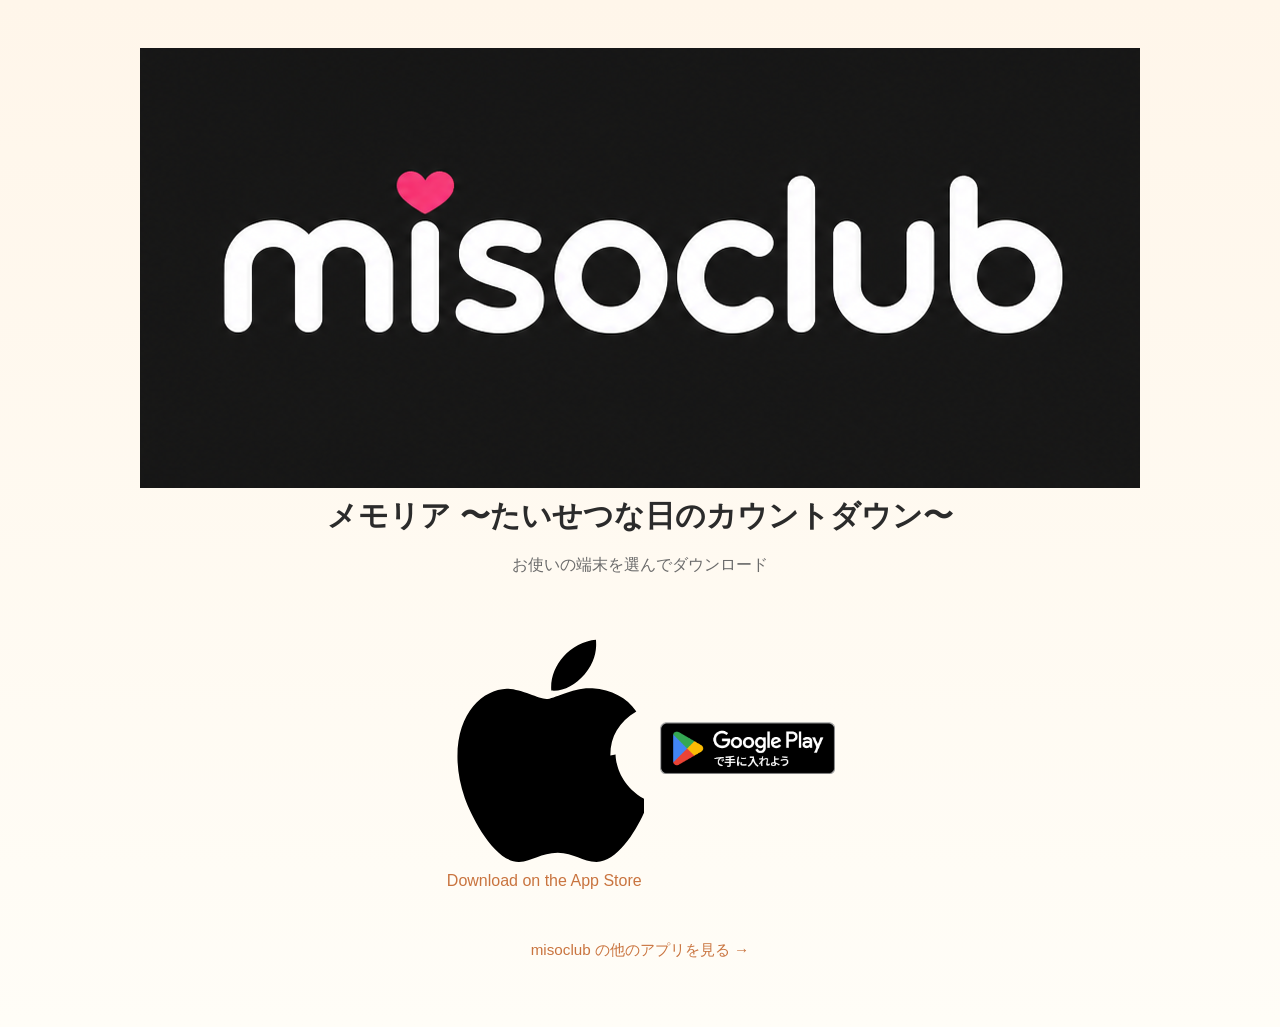
<file: dl/memoria.html>
<!DOCTYPE html>
<html lang="ja">
  <head>
    <meta charset="UTF-8" />
    <meta name="viewport" content="width=device-width, initial-scale=1.0, viewport-fit=cover" />
    <title>メモリア をダウンロード | misoclub</title>
    <meta
      name="description"
      content="メモリア 〜たいせつな日のカウントダウン〜 を App Store / Google Play からダウンロードできます。"
    />
    <link rel="stylesheet" href="../css/style.css" />
  </head>
  <body>
    <!--
      アプリのシェア機能などから飛ばすダウンロード専用ページ。
      iOS / Android を選んでダウンロードしてもらう。
      misoclub の他アプリ一覧へのリンク以外は置かない。
      ↓ ストアの URL を実際のものに差し替えてください（href="#" の箇所）。
    -->
    <main class="dl-page">
      <img src="../assets/logo.png" alt="misoclub" class="dl-logo" />

      <h1>メモリア 〜たいせつな日のカウントダウン〜</h1>
      <p class="dl-desc">お使いの端末を選んでダウンロード</p>

      <div class="store-badges">
        <!-- iOS / App Store -->
        <a href="#" class="appstore-badge" aria-label="App Store でダウンロード">
          <svg viewBox="0 0 384 512" xmlns="http://www.w3.org/2000/svg" aria-hidden="true">
            <path
              d="M318.7 268.7c-.2-36.7 16.4-64.4 50-84.8-18.8-26.9-47.2-41.7-84.7-44.6-35.5-2.8-74.3 20.7-88.5 20.7-15 0-49.4-19.7-76.4-19.7C73.6 141.9 24 184.5 24 271.3c0 25.6 4.7 52.1 14.1 79.4 12.5 35.9 57.7 124.6 104.9 123.2 24.7-.6 42.1-17.6 74.3-17.6 31.2 0 47.4 17.6 74.7 17.6 47.6-.7 88.5-81.1 100.4-117.1-63.9-30.1-63.7-88.2-63.7-90.1zm-49.9-156c25.1-29.8 22.8-56.9 22.1-66.7-22.2 1.3-47.9 15.1-62.5 32-16.1 18.2-25.6 40.7-23.6 65.7 23.9 1.9 45.7-10.4 64-31z"
            />
          </svg>
          <span>
            <span class="l1">Download on the</span>
            <span class="l2">App Store</span>
          </span>
        </a>

        <!-- Android / Google Play -->
        <a href="#" class="google-play" aria-label="Google Play で手に入れよう">
          <img src="../assets/google-play-badge.png" alt="Google Play で手に入れよう" />
        </a>
      </div>

      <p class="dl-others">
        <a href="../apps.html">misoclub の他のアプリを見る →</a>
      </p>
    </main>
  </body>
</html>
</file>
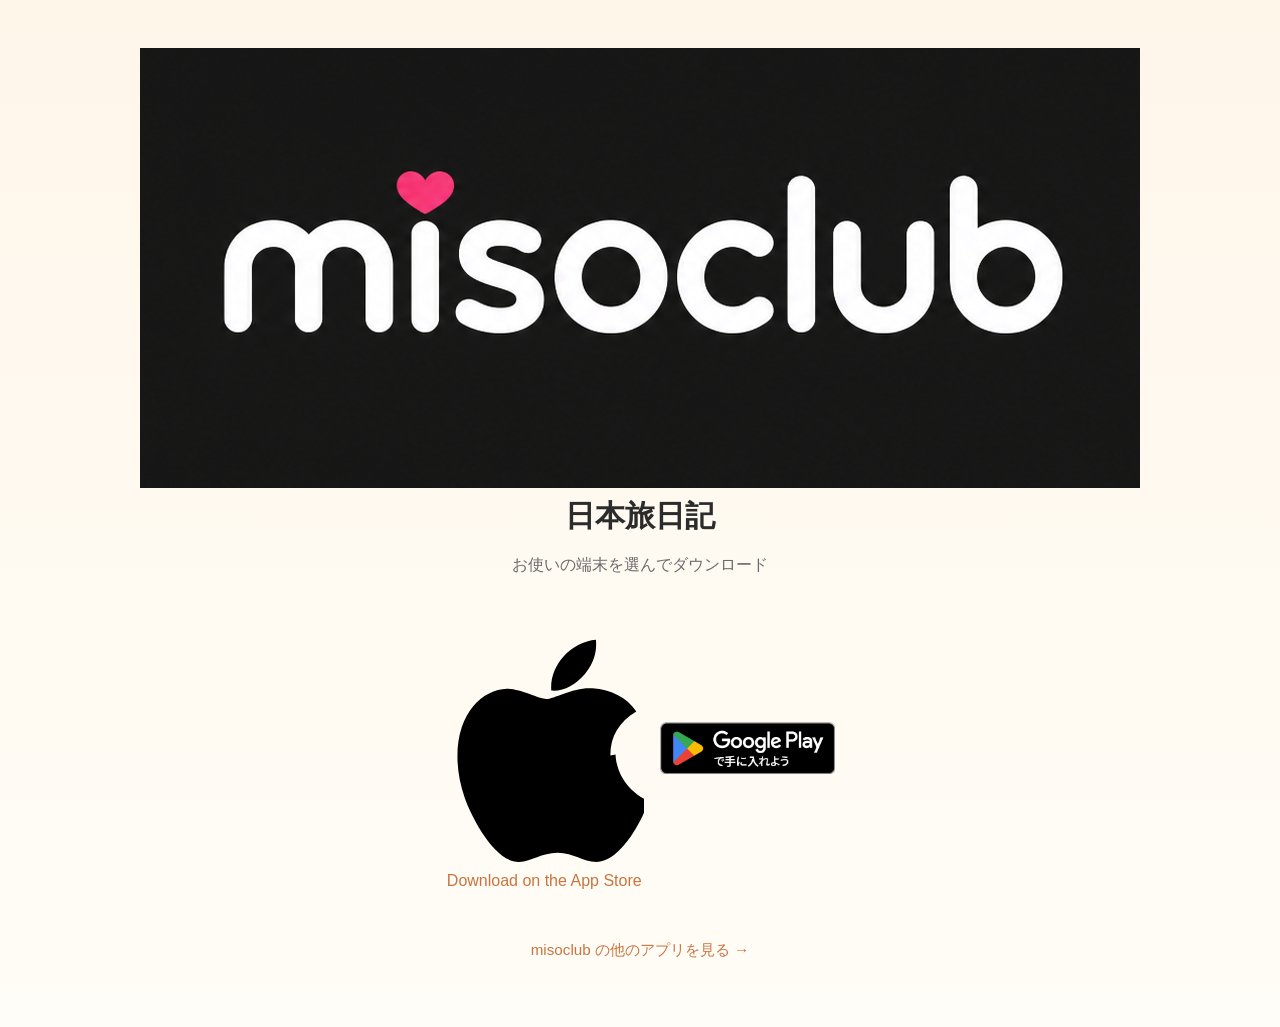
<file: dl/nihon-tabinikki.html>
<!DOCTYPE html>
<html lang="ja">
  <head>
    <meta charset="UTF-8" />
    <meta name="viewport" content="width=device-width, initial-scale=1.0, viewport-fit=cover" />
    <title>日本旅日記 をダウンロード | misoclub</title>
    <meta
      name="description"
      content="日本旅日記 を App Store / Google Play からダウンロードできます。"
    />
    <link rel="stylesheet" href="../css/style.css" />
  </head>
  <body>
    <!--
      アプリのシェア機能などから飛ばすダウンロード専用ページ。
      iOS / Android を選んでダウンロードしてもらう。
      misoclub の他アプリ一覧へのリンク以外は置かない。
      ↓ ストアの URL を実際のものに差し替えてください（href="#" の箇所）。
    -->
    <main class="dl-page">
      <img src="../assets/logo.png" alt="misoclub" class="dl-logo" />

      <h1>日本旅日記</h1>
      <p class="dl-desc">お使いの端末を選んでダウンロード</p>

      <div class="store-badges">
        <!-- iOS / App Store -->
        <a href="#" class="appstore-badge" aria-label="App Store でダウンロード">
          <svg viewBox="0 0 384 512" xmlns="http://www.w3.org/2000/svg" aria-hidden="true">
            <path
              d="M318.7 268.7c-.2-36.7 16.4-64.4 50-84.8-18.8-26.9-47.2-41.7-84.7-44.6-35.5-2.8-74.3 20.7-88.5 20.7-15 0-49.4-19.7-76.4-19.7C73.6 141.9 24 184.5 24 271.3c0 25.6 4.7 52.1 14.1 79.4 12.5 35.9 57.7 124.6 104.9 123.2 24.7-.6 42.1-17.6 74.3-17.6 31.2 0 47.4 17.6 74.7 17.6 47.6-.7 88.5-81.1 100.4-117.1-63.9-30.1-63.7-88.2-63.7-90.1zm-49.9-156c25.1-29.8 22.8-56.9 22.1-66.7-22.2 1.3-47.9 15.1-62.5 32-16.1 18.2-25.6 40.7-23.6 65.7 23.9 1.9 45.7-10.4 64-31z"
            />
          </svg>
          <span>
            <span class="l1">Download on the</span>
            <span class="l2">App Store</span>
          </span>
        </a>

        <!-- Android / Google Play -->
        <a href="#" class="google-play" aria-label="Google Play で手に入れよう">
          <img src="../assets/google-play-badge.png" alt="Google Play で手に入れよう" />
        </a>
      </div>

      <p class="dl-others">
        <a href="../apps.html">misoclub の他のアプリを見る →</a>
      </p>
    </main>
  </body>
</html>
</file>
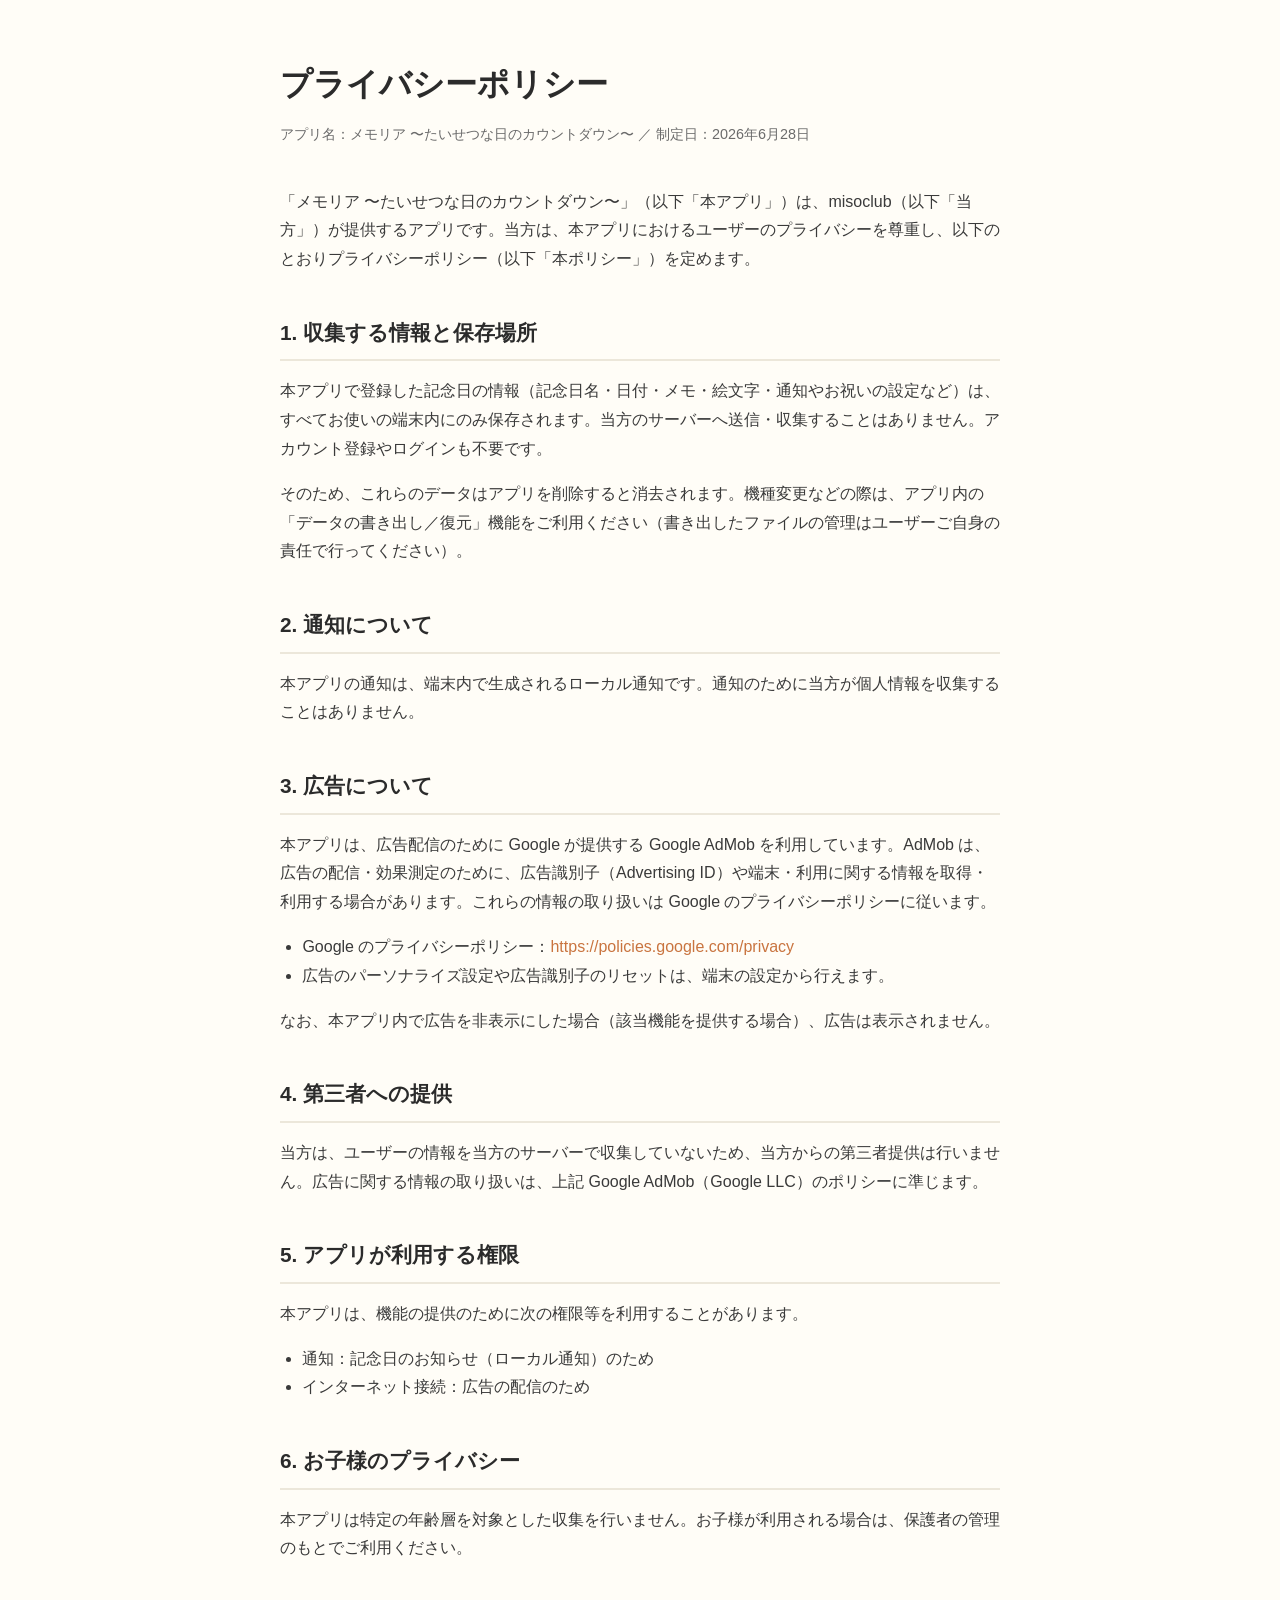
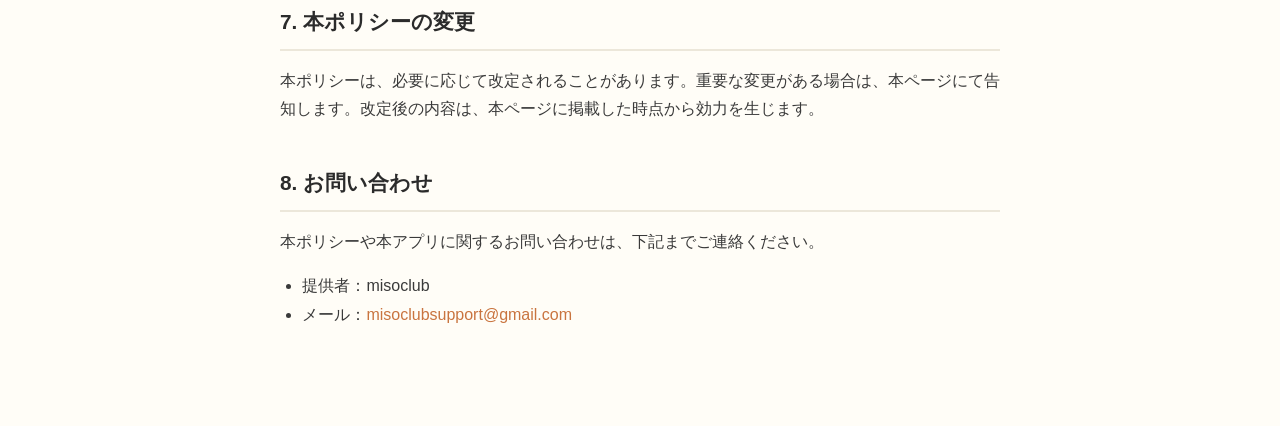
<file: privacy/memoria.html>
<!DOCTYPE html>
<html lang="ja">
  <head>
    <meta charset="UTF-8" />
    <meta name="viewport" content="width=device-width, initial-scale=1.0, viewport-fit=cover" />
    <title>プライバシーポリシー | メモリア | misoclub</title>
    <meta name="robots" content="noindex" />
    <link rel="stylesheet" href="../css/style.css" />
  </head>
  <body>
    <main class="page">
      <h1>プライバシーポリシー</h1>
      <p class="updated">
        アプリ名：メモリア 〜たいせつな日のカウントダウン〜 ／ 制定日：2026年6月28日
      </p>

      <p>
        「メモリア 〜たいせつな日のカウントダウン〜」（以下「本アプリ」）は、misoclub（以下「当方」）が提供するアプリです。当方は、本アプリにおけるユーザーのプライバシーを尊重し、以下のとおりプライバシーポリシー（以下「本ポリシー」）を定めます。
      </p>

      <h2>1. 収集する情報と保存場所</h2>
      <p>
        本アプリで登録した記念日の情報（記念日名・日付・メモ・絵文字・通知やお祝いの設定など）は、すべてお使いの端末内にのみ保存されます。当方のサーバーへ送信・収集することはありません。アカウント登録やログインも不要です。
      </p>
      <p>
        そのため、これらのデータはアプリを削除すると消去されます。機種変更などの際は、アプリ内の「データの書き出し／復元」機能をご利用ください（書き出したファイルの管理はユーザーご自身の責任で行ってください）。
      </p>

      <h2>2. 通知について</h2>
      <p>
        本アプリの通知は、端末内で生成されるローカル通知です。通知のために当方が個人情報を収集することはありません。
      </p>

      <h2>3. 広告について</h2>
      <p>
        本アプリは、広告配信のために Google が提供する Google AdMob を利用しています。AdMob は、広告の配信・効果測定のために、広告識別子（Advertising ID）や端末・利用に関する情報を取得・利用する場合があります。これらの情報の取り扱いは Google のプライバシーポリシーに従います。
      </p>
      <ul>
        <li>
          Google のプライバシーポリシー：<a
            href="https://policies.google.com/privacy"
            target="_blank"
            rel="noopener"
            >https://policies.google.com/privacy</a
          >
        </li>
        <li>
          広告のパーソナライズ設定や広告識別子のリセットは、端末の設定から行えます。
        </li>
      </ul>
      <p>
        なお、本アプリ内で広告を非表示にした場合（該当機能を提供する場合）、広告は表示されません。
      </p>

      <h2>4. 第三者への提供</h2>
      <p>
        当方は、ユーザーの情報を当方のサーバーで収集していないため、当方からの第三者提供は行いません。広告に関する情報の取り扱いは、上記 Google AdMob（Google LLC）のポリシーに準じます。
      </p>

      <h2>5. アプリが利用する権限</h2>
      <p>本アプリは、機能の提供のために次の権限等を利用することがあります。</p>
      <ul>
        <li>通知：記念日のお知らせ（ローカル通知）のため</li>
        <li>インターネット接続：広告の配信のため</li>
      </ul>

      <h2>6. お子様のプライバシー</h2>
      <p>
        本アプリは特定の年齢層を対象とした収集を行いません。お子様が利用される場合は、保護者の管理のもとでご利用ください。
      </p>

      <h2>7. 本ポリシーの変更</h2>
      <p>
        本ポリシーは、必要に応じて改定されることがあります。重要な変更がある場合は、本ページにて告知します。改定後の内容は、本ページに掲載した時点から効力を生じます。
      </p>

      <h2>8. お問い合わせ</h2>
      <p>本ポリシーや本アプリに関するお問い合わせは、下記までご連絡ください。</p>
      <ul>
        <li>提供者：misoclub</li>
        <li>
          メール：<a href="mailto:misoclubsupport@gmail.com"
            >misoclubsupport@gmail.com</a
          >
        </li>
      </ul>
    </main>
  </body>
</html>
</file>
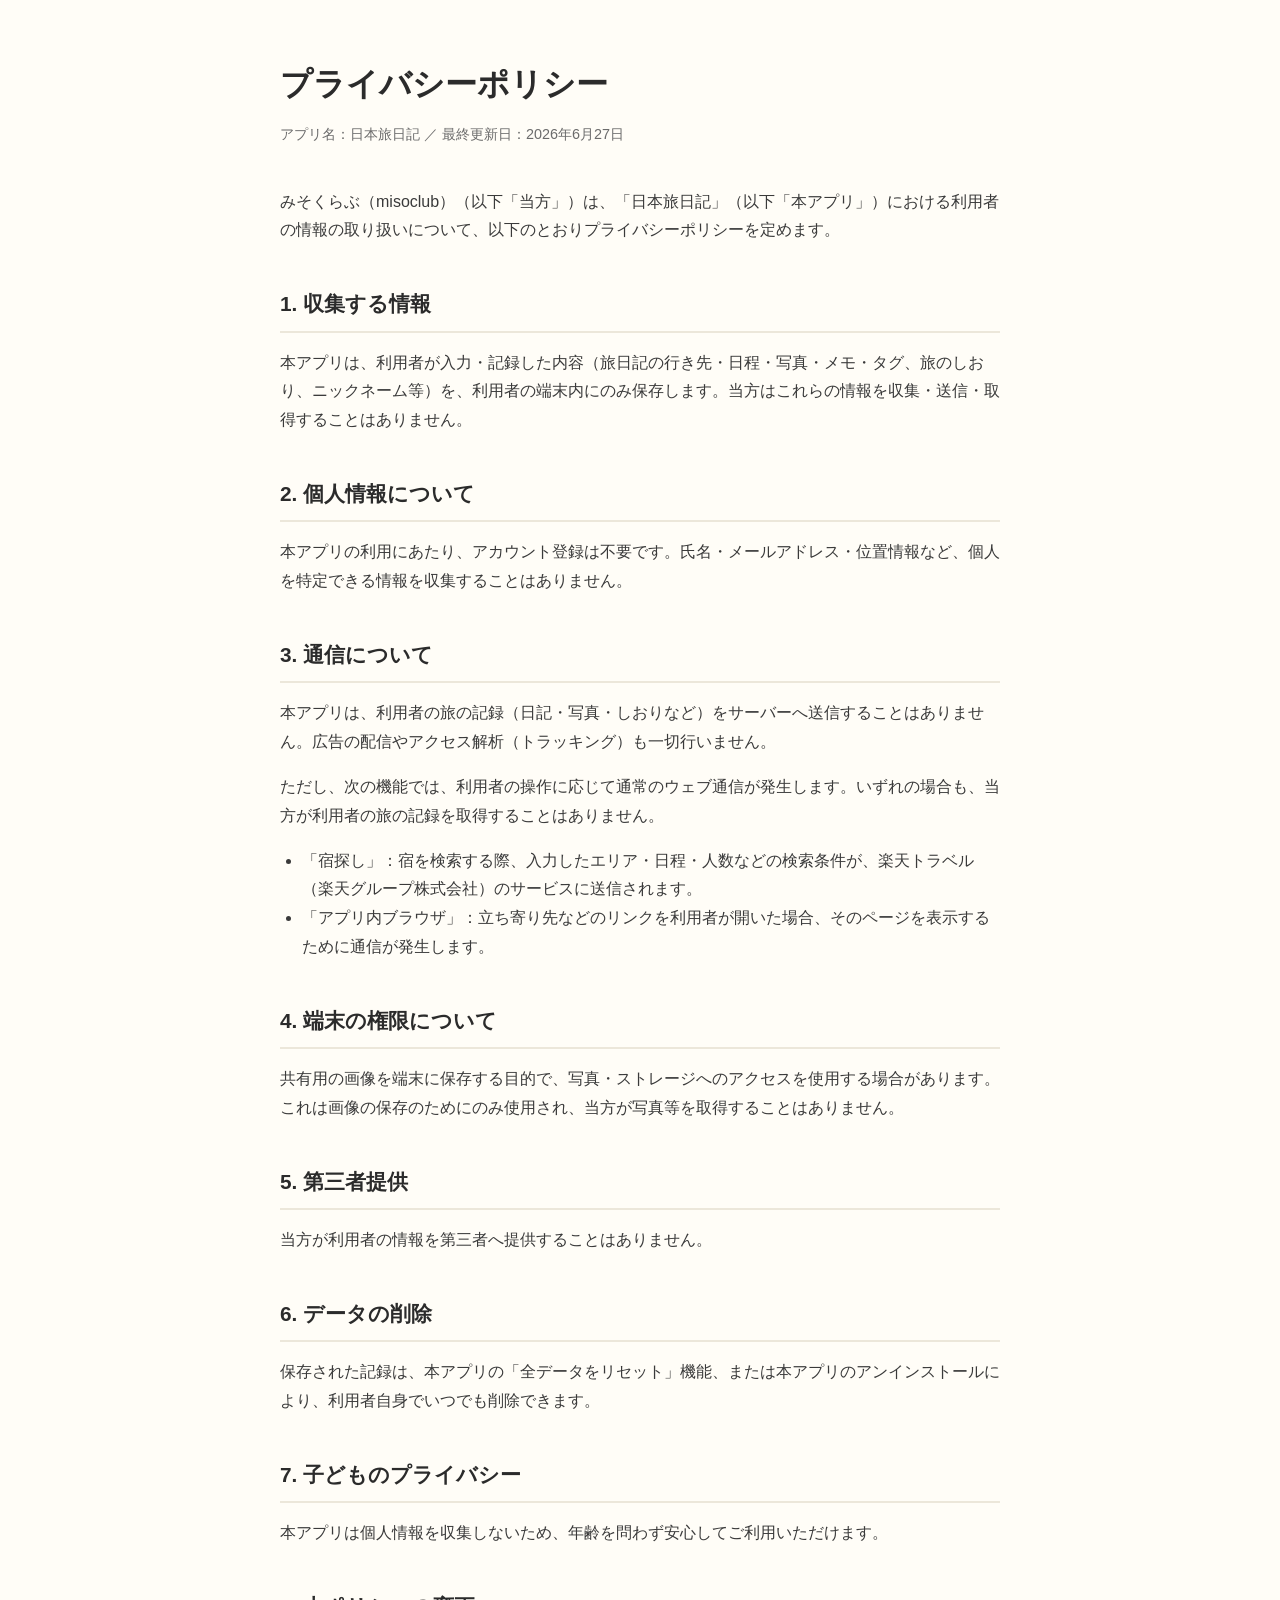
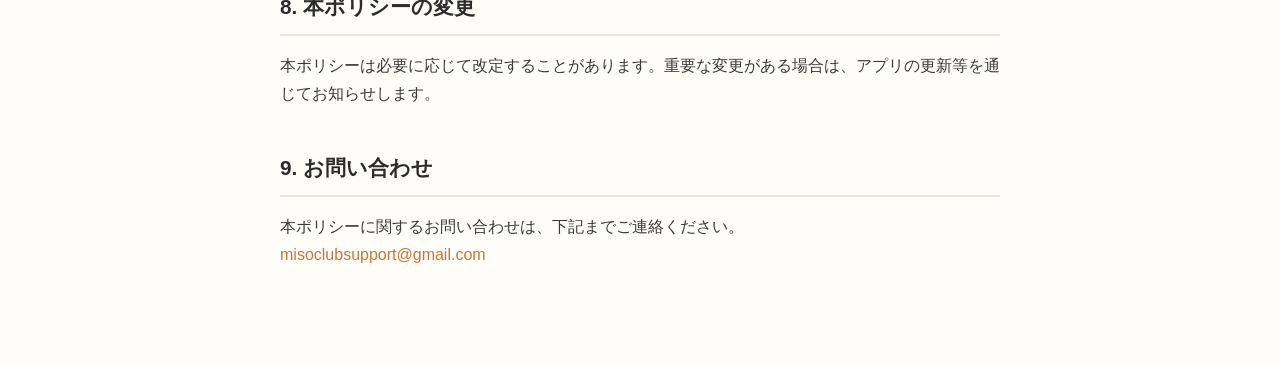
<file: privacy/nihon-tabinikki.html>
<!DOCTYPE html>
<html lang="ja">
  <head>
    <meta charset="UTF-8" />
    <meta name="viewport" content="width=device-width, initial-scale=1.0, viewport-fit=cover" />
    <title>プライバシーポリシー | 日本旅日記 | misoclub</title>
    <meta name="robots" content="noindex" />
    <link rel="stylesheet" href="../css/style.css" />
  </head>
  <body>
    <main class="page">
      <h1>プライバシーポリシー</h1>
      <p class="updated">アプリ名：日本旅日記 ／ 最終更新日：2026年6月27日</p>

      <p>
        みそくらぶ（misoclub）（以下「当方」）は、「日本旅日記」（以下「本アプリ」）における利用者の情報の取り扱いについて、以下のとおりプライバシーポリシーを定めます。
      </p>

      <h2>1. 収集する情報</h2>
      <p>
        本アプリは、利用者が入力・記録した内容（旅日記の行き先・日程・写真・メモ・タグ、旅のしおり、ニックネーム等）を、利用者の端末内にのみ保存します。当方はこれらの情報を収集・送信・取得することはありません。
      </p>

      <h2>2. 個人情報について</h2>
      <p>
        本アプリの利用にあたり、アカウント登録は不要です。氏名・メールアドレス・位置情報など、個人を特定できる情報を収集することはありません。
      </p>

      <h2>3. 通信について</h2>
      <p>
        本アプリは、利用者の旅の記録（日記・写真・しおりなど）をサーバーへ送信することはありません。広告の配信やアクセス解析（トラッキング）も一切行いません。
      </p>
      <p>
        ただし、次の機能では、利用者の操作に応じて通常のウェブ通信が発生します。いずれの場合も、当方が利用者の旅の記録を取得することはありません。
      </p>
      <ul>
        <li>
          「宿探し」：宿を検索する際、入力したエリア・日程・人数などの検索条件が、楽天トラベル（楽天グループ株式会社）のサービスに送信されます。
        </li>
        <li>
          「アプリ内ブラウザ」：立ち寄り先などのリンクを利用者が開いた場合、そのページを表示するために通信が発生します。
        </li>
      </ul>

      <h2>4. 端末の権限について</h2>
      <p>
        共有用の画像を端末に保存する目的で、写真・ストレージへのアクセスを使用する場合があります。これは画像の保存のためにのみ使用され、当方が写真等を取得することはありません。
      </p>

      <h2>5. 第三者提供</h2>
      <p>当方が利用者の情報を第三者へ提供することはありません。</p>

      <h2>6. データの削除</h2>
      <p>
        保存された記録は、本アプリの「全データをリセット」機能、または本アプリのアンインストールにより、利用者自身でいつでも削除できます。
      </p>

      <h2>7. 子どものプライバシー</h2>
      <p>
        本アプリは個人情報を収集しないため、年齢を問わず安心してご利用いただけます。
      </p>

      <h2>8. 本ポリシーの変更</h2>
      <p>
        本ポリシーは必要に応じて改定することがあります。重要な変更がある場合は、アプリの更新等を通じてお知らせします。
      </p>

      <h2>9. お問い合わせ</h2>
      <p>
        本ポリシーに関するお問い合わせは、下記までご連絡ください。<br />
        <a href="mailto:misoclubsupport@gmail.com">misoclubsupport@gmail.com</a>
      </p>
    </main>
  </body>
</html>
</file>
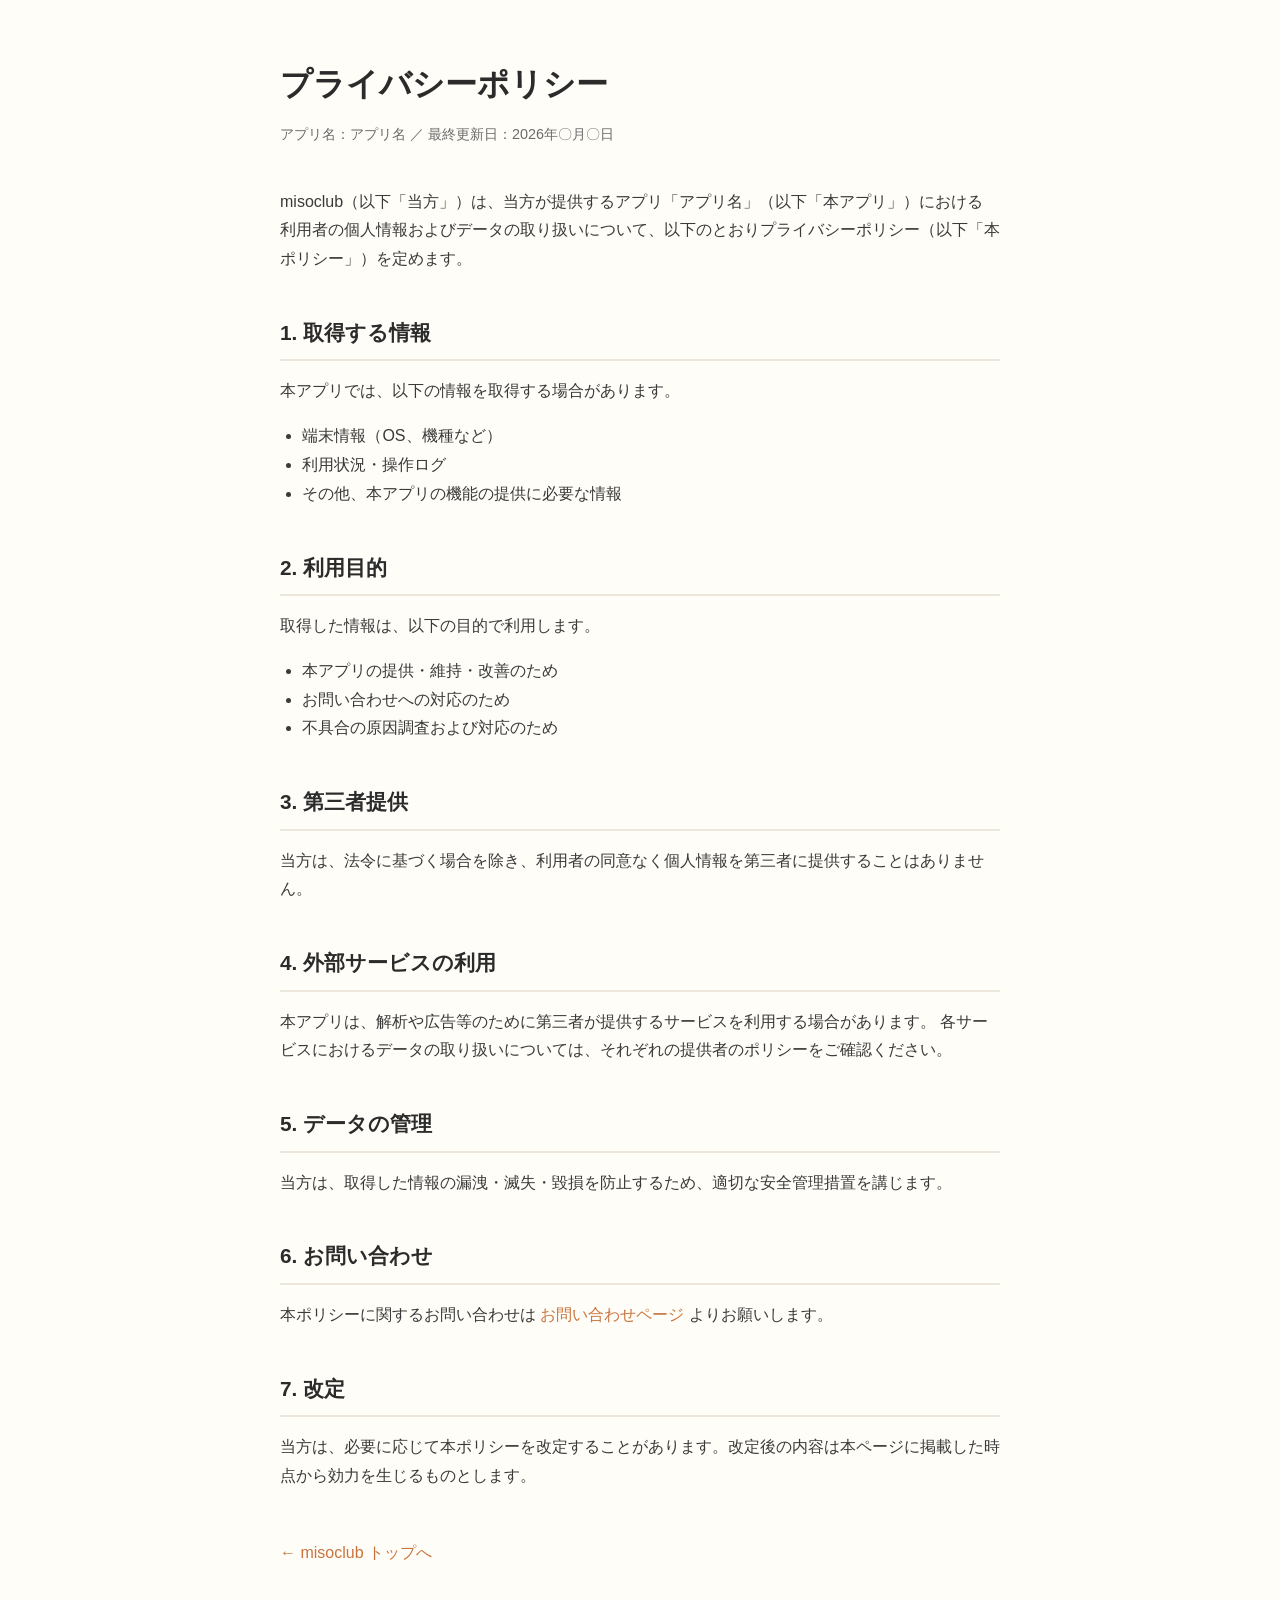
<file: privacy/sample-app.html>
<!DOCTYPE html>
<html lang="ja">
  <head>
    <meta charset="UTF-8" />
    <meta name="viewport" content="width=device-width, initial-scale=1.0, viewport-fit=cover" />
    <title>プライバシーポリシー | アプリ名 | misoclub</title>
    <meta name="robots" content="noindex" />
    <link rel="stylesheet" href="../css/style.css" />
  </head>
  <body>
    <!--
      ===== 各アプリ用プライバシーポリシーのテンプレート =====
      使い方:
        1. このファイルを privacy/<アプリ名>.html という名前で複製
        2. 「アプリ名」「最終更新日」「各項目の内容」を編集
        3. アプリ側からこのページのURLを直接リンク
      ※ ランディングページからのリンクは任意です。
    -->
    <main class="page">
      <h1>プライバシーポリシー</h1>
      <p class="updated">アプリ名：アプリ名 ／ 最終更新日：2026年〇月〇日</p>

      <p>
        misoclub（以下「当方」）は、当方が提供するアプリ「アプリ名」（以下「本アプリ」）における
        利用者の個人情報およびデータの取り扱いについて、以下のとおりプライバシーポリシー（以下「本ポリシー」）を定めます。
      </p>

      <h2>1. 取得する情報</h2>
      <p>本アプリでは、以下の情報を取得する場合があります。</p>
      <ul>
        <li>端末情報（OS、機種など）</li>
        <li>利用状況・操作ログ</li>
        <li>その他、本アプリの機能の提供に必要な情報</li>
      </ul>

      <h2>2. 利用目的</h2>
      <p>取得した情報は、以下の目的で利用します。</p>
      <ul>
        <li>本アプリの提供・維持・改善のため</li>
        <li>お問い合わせへの対応のため</li>
        <li>不具合の原因調査および対応のため</li>
      </ul>

      <h2>3. 第三者提供</h2>
      <p>
        当方は、法令に基づく場合を除き、利用者の同意なく個人情報を第三者に提供することはありません。
      </p>

      <h2>4. 外部サービスの利用</h2>
      <p>
        本アプリは、解析や広告等のために第三者が提供するサービスを利用する場合があります。
        各サービスにおけるデータの取り扱いについては、それぞれの提供者のポリシーをご確認ください。
      </p>

      <h2>5. データの管理</h2>
      <p>
        当方は、取得した情報の漏洩・滅失・毀損を防止するため、適切な安全管理措置を講じます。
      </p>

      <h2>6. お問い合わせ</h2>
      <p>
        本ポリシーに関するお問い合わせは
        <a href="../contact.html">お問い合わせページ</a>
        よりお願いします。
      </p>

      <h2>7. 改定</h2>
      <p>
        当方は、必要に応じて本ポリシーを改定することがあります。改定後の内容は本ページに掲載した時点から効力を生じるものとします。
      </p>

      <p style="margin-top: 48px">
        <a href="../index.html">← misoclub トップへ</a>
      </p>
    </main>
  </body>
</html>
</file>
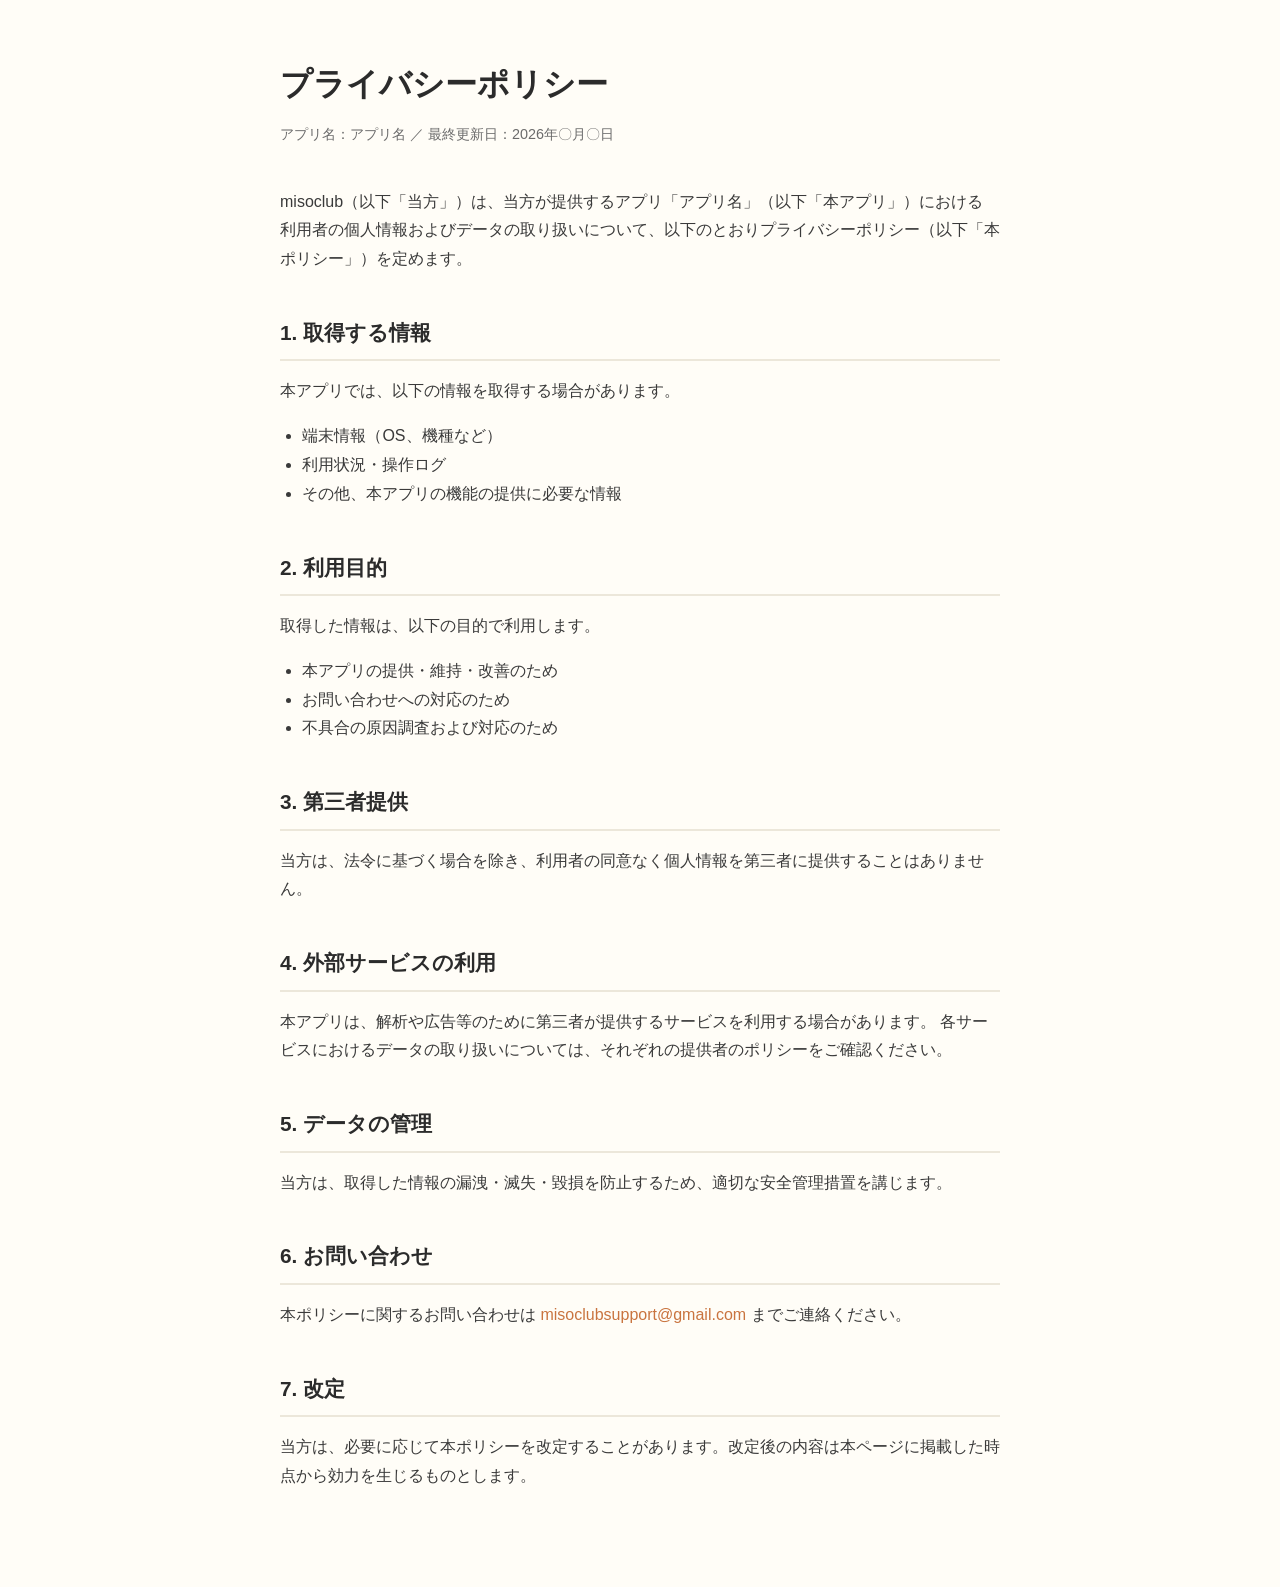
<file: apps/_template/privacy.html>
<!DOCTYPE html>
<html lang="ja">
  <head>
    <meta charset="UTF-8" />
    <meta name="viewport" content="width=device-width, initial-scale=1.0, viewport-fit=cover" />
    <!-- favicon / アイコン -->
    <link rel="icon" href="../../assets/favicon.ico" sizes="any" />
    <link rel="icon" type="image/png" href="../../assets/favicon-32.png" sizes="32x32" />
    <link rel="apple-touch-icon" href="../../assets/apple-touch-icon.png" />
    <link rel="manifest" href="../../site.webmanifest" />
    <meta name="theme-color" content="#171716" />
    <!-- OGP -->
    <meta property="og:type" content="website" />
    <meta property="og:site_name" content="misoclub" />
    <meta property="og:image" content="../../assets/og-image.png" />
    <meta name="twitter:card" content="summary_large_image" />
    <title>プライバシーポリシー | アプリ名 | misoclub</title>
    <meta name="robots" content="noindex" />
    <link rel="stylesheet" href="../../css/style.css" />
  </head>
  <body>
    <!--
      ===== 各アプリ用プライバシーポリシーのテンプレート =====
      使い方:
        1. このファイルを privacy/<アプリ名>.html という名前で複製
        2. 「アプリ名」「最終更新日」「各項目の内容」を編集
        3. アプリ側からこのページのURLを直接リンク
      ※ ランディングページからのリンクは任意です。
    -->
    <main class="page">
      <h1>プライバシーポリシー</h1>
      <p class="updated">アプリ名：アプリ名 ／ 最終更新日：2026年〇月〇日</p>

      <p>
        misoclub（以下「当方」）は、当方が提供するアプリ「アプリ名」（以下「本アプリ」）における
        利用者の個人情報およびデータの取り扱いについて、以下のとおりプライバシーポリシー（以下「本ポリシー」）を定めます。
      </p>

      <h2>1. 取得する情報</h2>
      <p>本アプリでは、以下の情報を取得する場合があります。</p>
      <ul>
        <li>端末情報（OS、機種など）</li>
        <li>利用状況・操作ログ</li>
        <li>その他、本アプリの機能の提供に必要な情報</li>
      </ul>

      <h2>2. 利用目的</h2>
      <p>取得した情報は、以下の目的で利用します。</p>
      <ul>
        <li>本アプリの提供・維持・改善のため</li>
        <li>お問い合わせへの対応のため</li>
        <li>不具合の原因調査および対応のため</li>
      </ul>

      <h2>3. 第三者提供</h2>
      <p>
        当方は、法令に基づく場合を除き、利用者の同意なく個人情報を第三者に提供することはありません。
      </p>

      <h2>4. 外部サービスの利用</h2>
      <p>
        本アプリは、解析や広告等のために第三者が提供するサービスを利用する場合があります。
        各サービスにおけるデータの取り扱いについては、それぞれの提供者のポリシーをご確認ください。
      </p>

      <h2>5. データの管理</h2>
      <p>
        当方は、取得した情報の漏洩・滅失・毀損を防止するため、適切な安全管理措置を講じます。
      </p>

      <h2>6. お問い合わせ</h2>
      <p>
        本ポリシーに関するお問い合わせは
        <a href="mailto:misoclubsupport@gmail.com">misoclubsupport@gmail.com</a>
        までご連絡ください。
      </p>

      <h2>7. 改定</h2>
      <p>
        当方は、必要に応じて本ポリシーを改定することがあります。改定後の内容は本ページに掲載した時点から効力を生じるものとします。
      </p>
    </main>
  </body>
</html>
</file>
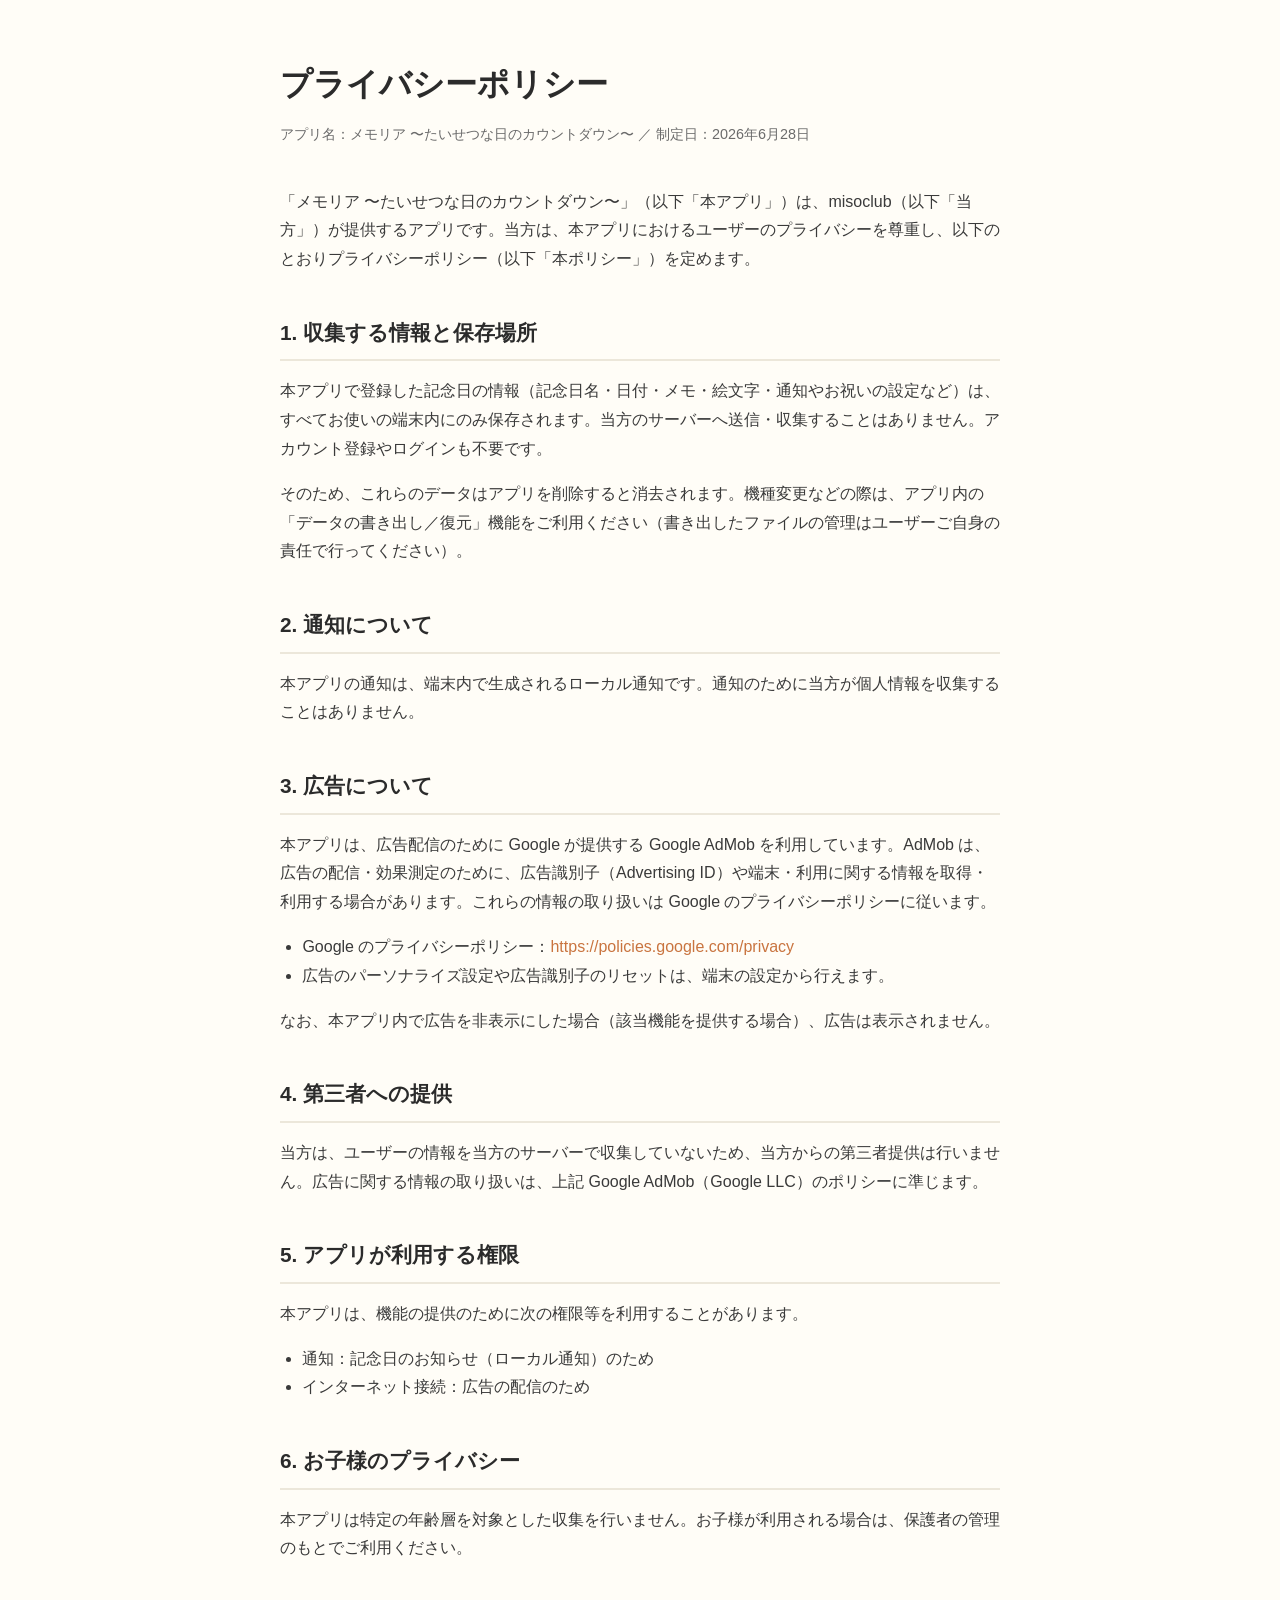
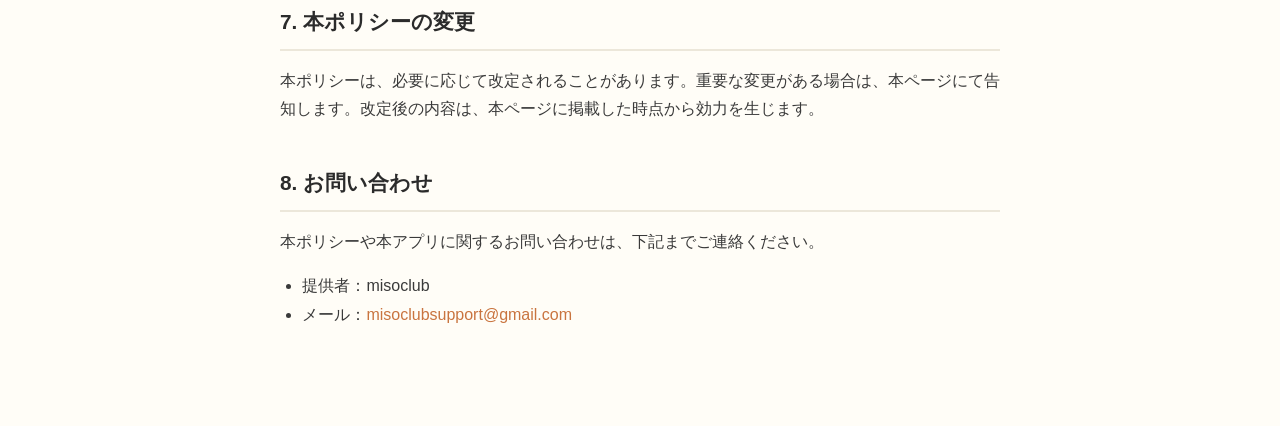
<file: apps/memoria/privacy.html>
<!DOCTYPE html>
<html lang="ja">
  <head>
    <meta charset="UTF-8" />
    <meta name="viewport" content="width=device-width, initial-scale=1.0, viewport-fit=cover" />
    <!-- favicon / アイコン -->
    <link rel="icon" href="../../assets/favicon.ico" sizes="any" />
    <link rel="icon" type="image/png" href="../../assets/favicon-32.png" sizes="32x32" />
    <link rel="apple-touch-icon" href="../../assets/apple-touch-icon.png" />
    <link rel="manifest" href="../../site.webmanifest" />
    <meta name="theme-color" content="#171716" />
    <!-- OGP -->
    <meta property="og:type" content="website" />
    <meta property="og:site_name" content="misoclub" />
    <meta property="og:image" content="../../assets/og-image.png" />
    <meta name="twitter:card" content="summary_large_image" />
    <title>プライバシーポリシー | メモリア | misoclub</title>
    <meta name="robots" content="noindex" />
    <link rel="stylesheet" href="../../css/style.css" />
  </head>
  <body>
    <main class="page">
      <h1>プライバシーポリシー</h1>
      <p class="updated">
        アプリ名：メモリア 〜たいせつな日のカウントダウン〜 ／ 制定日：2026年6月28日
      </p>

      <p>
        「メモリア 〜たいせつな日のカウントダウン〜」（以下「本アプリ」）は、misoclub（以下「当方」）が提供するアプリです。当方は、本アプリにおけるユーザーのプライバシーを尊重し、以下のとおりプライバシーポリシー（以下「本ポリシー」）を定めます。
      </p>

      <h2>1. 収集する情報と保存場所</h2>
      <p>
        本アプリで登録した記念日の情報（記念日名・日付・メモ・絵文字・通知やお祝いの設定など）は、すべてお使いの端末内にのみ保存されます。当方のサーバーへ送信・収集することはありません。アカウント登録やログインも不要です。
      </p>
      <p>
        そのため、これらのデータはアプリを削除すると消去されます。機種変更などの際は、アプリ内の「データの書き出し／復元」機能をご利用ください（書き出したファイルの管理はユーザーご自身の責任で行ってください）。
      </p>

      <h2>2. 通知について</h2>
      <p>
        本アプリの通知は、端末内で生成されるローカル通知です。通知のために当方が個人情報を収集することはありません。
      </p>

      <h2>3. 広告について</h2>
      <p>
        本アプリは、広告配信のために Google が提供する Google AdMob を利用しています。AdMob は、広告の配信・効果測定のために、広告識別子（Advertising ID）や端末・利用に関する情報を取得・利用する場合があります。これらの情報の取り扱いは Google のプライバシーポリシーに従います。
      </p>
      <ul>
        <li>
          Google のプライバシーポリシー：<a
            href="https://policies.google.com/privacy"
            target="_blank"
            rel="noopener"
            >https://policies.google.com/privacy</a
          >
        </li>
        <li>
          広告のパーソナライズ設定や広告識別子のリセットは、端末の設定から行えます。
        </li>
      </ul>
      <p>
        なお、本アプリ内で広告を非表示にした場合（該当機能を提供する場合）、広告は表示されません。
      </p>

      <h2>4. 第三者への提供</h2>
      <p>
        当方は、ユーザーの情報を当方のサーバーで収集していないため、当方からの第三者提供は行いません。広告に関する情報の取り扱いは、上記 Google AdMob（Google LLC）のポリシーに準じます。
      </p>

      <h2>5. アプリが利用する権限</h2>
      <p>本アプリは、機能の提供のために次の権限等を利用することがあります。</p>
      <ul>
        <li>通知：記念日のお知らせ（ローカル通知）のため</li>
        <li>インターネット接続：広告の配信のため</li>
      </ul>

      <h2>6. お子様のプライバシー</h2>
      <p>
        本アプリは特定の年齢層を対象とした収集を行いません。お子様が利用される場合は、保護者の管理のもとでご利用ください。
      </p>

      <h2>7. 本ポリシーの変更</h2>
      <p>
        本ポリシーは、必要に応じて改定されることがあります。重要な変更がある場合は、本ページにて告知します。改定後の内容は、本ページに掲載した時点から効力を生じます。
      </p>

      <h2>8. お問い合わせ</h2>
      <p>本ポリシーや本アプリに関するお問い合わせは、下記までご連絡ください。</p>
      <ul>
        <li>提供者：misoclub</li>
        <li>
          メール：<a href="mailto:misoclubsupport@gmail.com"
            >misoclubsupport@gmail.com</a
          >
        </li>
      </ul>
    </main>
  </body>
</html>
</file>
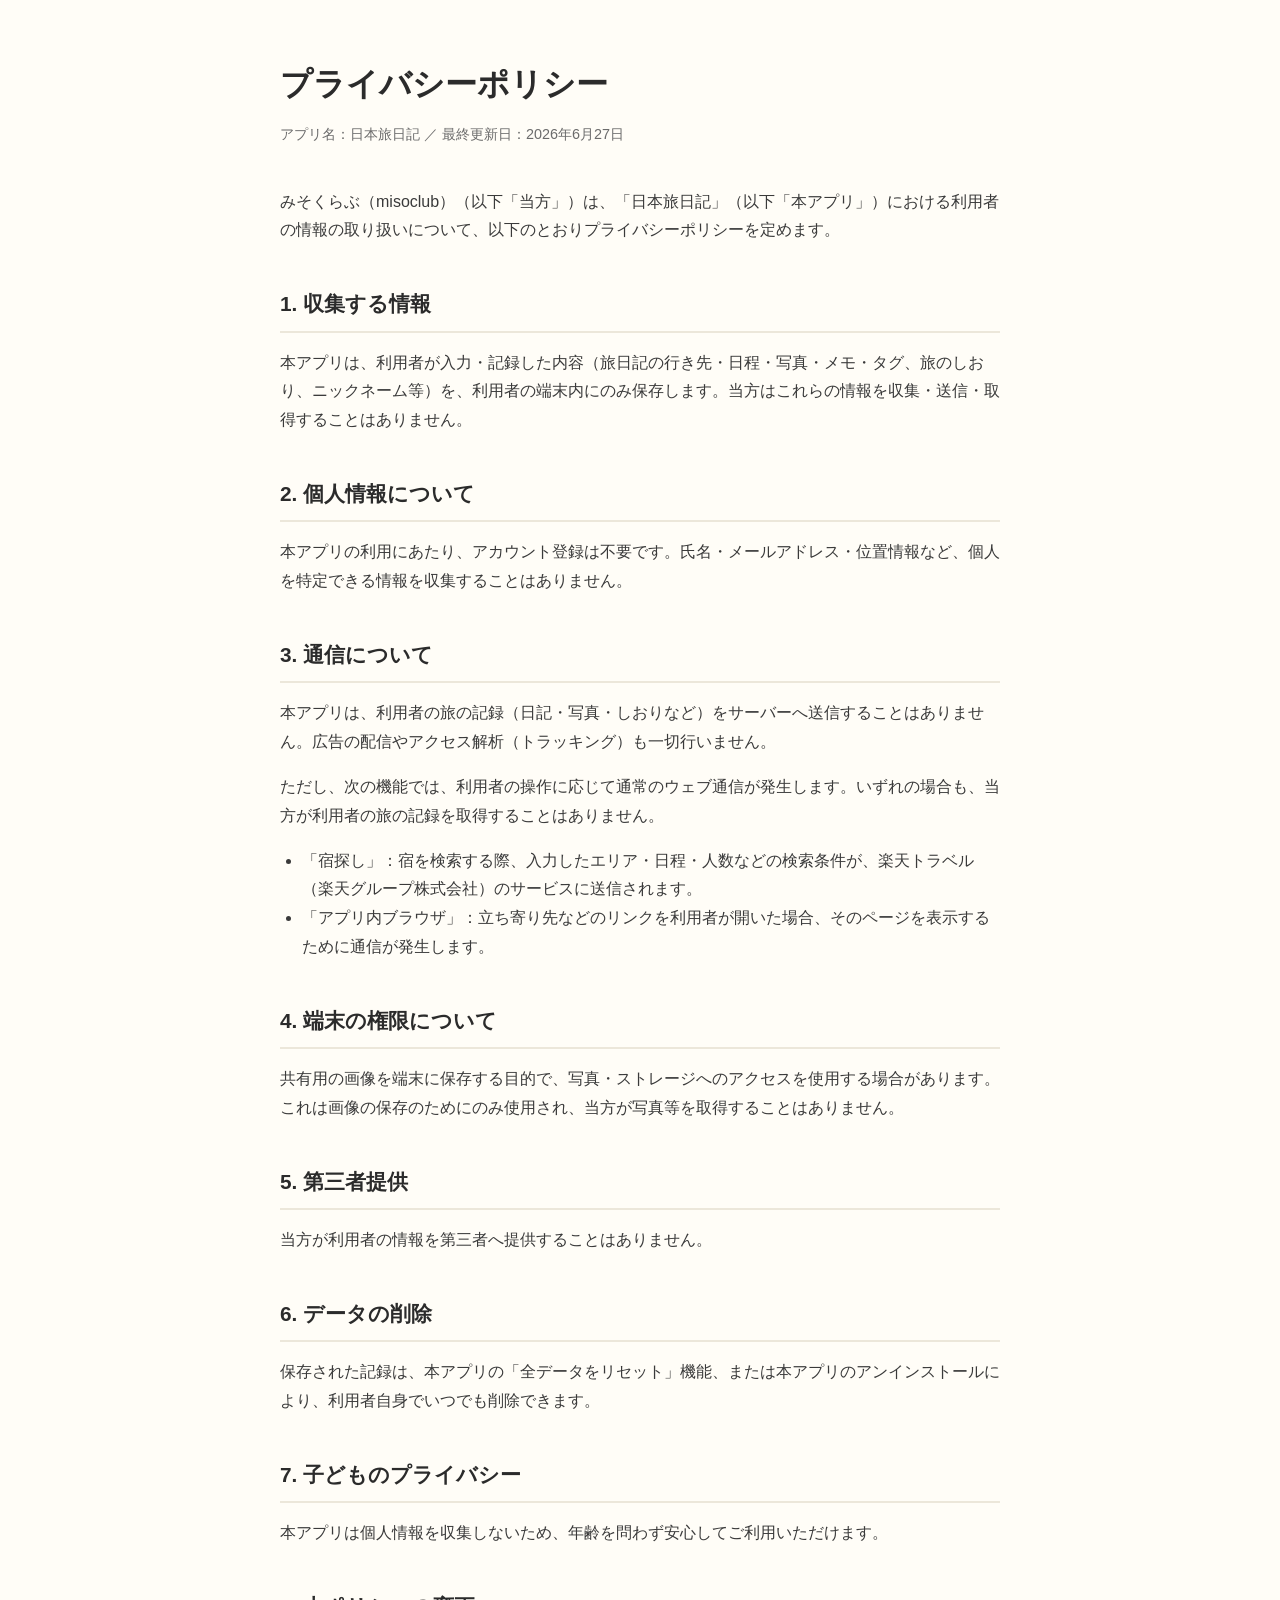
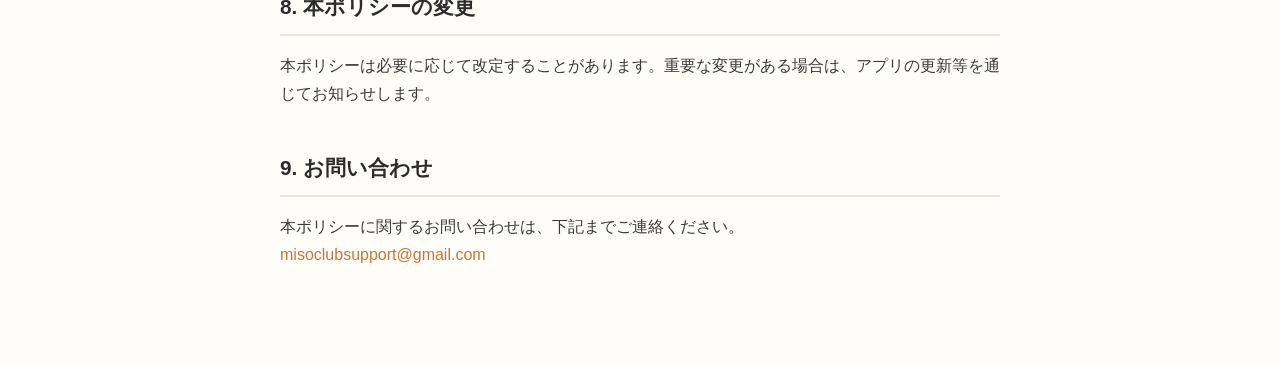
<file: apps/nihon-tabinikki/privacy.html>
<!DOCTYPE html>
<html lang="ja">
  <head>
    <meta charset="UTF-8" />
    <meta name="viewport" content="width=device-width, initial-scale=1.0, viewport-fit=cover" />
    <!-- favicon / アイコン -->
    <link rel="icon" href="../../assets/favicon.ico" sizes="any" />
    <link rel="icon" type="image/png" href="../../assets/favicon-32.png" sizes="32x32" />
    <link rel="apple-touch-icon" href="../../assets/apple-touch-icon.png" />
    <link rel="manifest" href="../../site.webmanifest" />
    <meta name="theme-color" content="#171716" />
    <!-- OGP -->
    <meta property="og:type" content="website" />
    <meta property="og:site_name" content="misoclub" />
    <meta property="og:image" content="../../assets/og-image.png" />
    <meta name="twitter:card" content="summary_large_image" />
    <title>プライバシーポリシー | 日本旅日記 | misoclub</title>
    <meta name="robots" content="noindex" />
    <link rel="stylesheet" href="../../css/style.css" />
  </head>
  <body>
    <main class="page">
      <h1>プライバシーポリシー</h1>
      <p class="updated">アプリ名：日本旅日記 ／ 最終更新日：2026年6月27日</p>

      <p>
        みそくらぶ（misoclub）（以下「当方」）は、「日本旅日記」（以下「本アプリ」）における利用者の情報の取り扱いについて、以下のとおりプライバシーポリシーを定めます。
      </p>

      <h2>1. 収集する情報</h2>
      <p>
        本アプリは、利用者が入力・記録した内容（旅日記の行き先・日程・写真・メモ・タグ、旅のしおり、ニックネーム等）を、利用者の端末内にのみ保存します。当方はこれらの情報を収集・送信・取得することはありません。
      </p>

      <h2>2. 個人情報について</h2>
      <p>
        本アプリの利用にあたり、アカウント登録は不要です。氏名・メールアドレス・位置情報など、個人を特定できる情報を収集することはありません。
      </p>

      <h2>3. 通信について</h2>
      <p>
        本アプリは、利用者の旅の記録（日記・写真・しおりなど）をサーバーへ送信することはありません。広告の配信やアクセス解析（トラッキング）も一切行いません。
      </p>
      <p>
        ただし、次の機能では、利用者の操作に応じて通常のウェブ通信が発生します。いずれの場合も、当方が利用者の旅の記録を取得することはありません。
      </p>
      <ul>
        <li>
          「宿探し」：宿を検索する際、入力したエリア・日程・人数などの検索条件が、楽天トラベル（楽天グループ株式会社）のサービスに送信されます。
        </li>
        <li>
          「アプリ内ブラウザ」：立ち寄り先などのリンクを利用者が開いた場合、そのページを表示するために通信が発生します。
        </li>
      </ul>

      <h2>4. 端末の権限について</h2>
      <p>
        共有用の画像を端末に保存する目的で、写真・ストレージへのアクセスを使用する場合があります。これは画像の保存のためにのみ使用され、当方が写真等を取得することはありません。
      </p>

      <h2>5. 第三者提供</h2>
      <p>当方が利用者の情報を第三者へ提供することはありません。</p>

      <h2>6. データの削除</h2>
      <p>
        保存された記録は、本アプリの「全データをリセット」機能、または本アプリのアンインストールにより、利用者自身でいつでも削除できます。
      </p>

      <h2>7. 子どものプライバシー</h2>
      <p>
        本アプリは個人情報を収集しないため、年齢を問わず安心してご利用いただけます。
      </p>

      <h2>8. 本ポリシーの変更</h2>
      <p>
        本ポリシーは必要に応じて改定することがあります。重要な変更がある場合は、アプリの更新等を通じてお知らせします。
      </p>

      <h2>9. お問い合わせ</h2>
      <p>
        本ポリシーに関するお問い合わせは、下記までご連絡ください。<br />
        <a href="mailto:misoclubsupport@gmail.com">misoclubsupport@gmail.com</a>
      </p>
    </main>
  </body>
</html>
</file>
<file: css/style.css>
/* ===========================================================
   misoclub - 共通スタイル
   素のCSSのみ。フレームワーク不要。
   カラーやフォントは :root の変数を変えるだけで全体に反映されます。
   =========================================================== */

:root {
  --color-bg: #fffdf7;
  --color-fg: #2b2b2b;
  --color-muted: #6b6b6b;
  --color-accent: #e8915b;      /* みそ色っぽいアクセント。好みで変更可 */
  --color-accent-dark: #c9743f;
  --color-border: #ece7da;
  --color-card: #ffffff;
  --color-dark: #171716;        /* ロゴの背景色に合わせたダーク */

  --max-width: 960px;
  --radius: 14px;
  --shadow: 0 4px 20px rgba(0, 0, 0, 0.06);

  --font-base: -apple-system, BlinkMacSystemFont, "Hiragino Sans",
    "Hiragino Kaku Gothic ProN", "Noto Sans JP", "Yu Gothic", Meiryo,
    sans-serif;
}

* {
  box-sizing: border-box;
}

html {
  scroll-behavior: smooth;
  /* 横スクロール（はみ出し）を防ぐ。スマホで重要 */
  overflow-x: hidden;
  /* 端末の自動文字サイズ拡大を無効化（iOS の横向き等で崩れない） */
  -webkit-text-size-adjust: 100%;
  text-size-adjust: 100%;
}

body {
  margin: 0;
  font-family: var(--font-base);
  color: var(--color-fg);
  background: var(--color-bg);
  line-height: 1.8;
  overflow-x: hidden;
  -webkit-font-smoothing: antialiased;
  /* タップ時の青いハイライトを抑える */
  -webkit-tap-highlight-color: transparent;
}

/* タップ領域を最低 44px 確保（Apple HIG 推奨） */
a,
button {
  touch-action: manipulation;
}

a {
  color: var(--color-accent-dark);
  text-decoration: none;
}
a:hover {
  text-decoration: underline;
}

img {
  max-width: 100%;
  height: auto;
}

/* ---------- レイアウト ---------- */
.container {
  width: 100%;
  max-width: var(--max-width);
  margin: 0 auto;
  /* セーフエリア（ノッチ・丸角）を避けつつ左右余白を確保 */
  padding-left: max(20px, env(safe-area-inset-left));
  padding-right: max(20px, env(safe-area-inset-right));
}

section {
  padding: 64px 0;
}

/* ---------- ヘッダー ---------- */
.site-header {
  position: sticky;
  top: 0;
  z-index: 10;
  background: var(--color-dark);
  border-bottom: 1px solid #000;
}
.site-header .container {
  display: flex;
  align-items: center;
  justify-content: space-between;
  height: 64px;
}
.brand {
  display: inline-flex;
  align-items: center;
}
.brand:hover {
  text-decoration: none;
}
.brand-logo {
  height: 30px;
  display: block;
}
.nav a {
  margin-left: 24px;
  color: #f3f0e9;
  font-size: 0.95rem;
}
.nav a:hover {
  color: var(--color-accent);
  text-decoration: none;
}

/* ---------- ヒーロー ---------- */
.hero {
  text-align: center;
  padding: 96px 0 80px;
  background: linear-gradient(180deg, #fff6ea 0%, var(--color-bg) 100%);
}
.hero h1 {
  font-size: 2.6rem;
  margin: 0 0 16px;
  letter-spacing: 0.02em;
}
.hero p {
  font-size: 1.1rem;
  color: var(--color-muted);
  max-width: 620px;
  margin: 0 auto 32px;
}

/* ---------- ボタン ---------- */
.btn {
  display: inline-block;
  padding: 12px 28px;
  border-radius: 999px;
  background: var(--color-accent);
  color: #fff;
  font-weight: 600;
  transition: background 0.2s ease;
}
.btn:hover {
  background: var(--color-accent-dark);
  text-decoration: none;
}
.btn-outline {
  background: transparent;
  color: var(--color-accent-dark);
  border: 1.5px solid var(--color-accent);
}
.btn-outline:hover {
  background: var(--color-accent);
  color: #fff;
}

/* ---------- 見出し ---------- */
.section-title {
  text-align: center;
  font-size: 1.8rem;
  margin: 0 0 8px;
}
.section-lead {
  text-align: center;
  color: var(--color-muted);
  margin: 0 0 40px;
}

/* ---------- アプリカード（共通の見た目） ---------- */
.app-card {
  background: var(--color-card);
  border: 1px solid var(--color-border);
  border-radius: var(--radius);
  padding: 28px;
  box-shadow: var(--shadow);
}
.app-card h3 {
  margin: 0 0 8px;
  font-size: 1.2rem;
}
.app-card p {
  color: var(--color-muted);
  font-size: 0.95rem;
  margin: 0 0 16px;
}

/* トップページの紹介グリッド（シンプル版・ホバーで浮く） */
.app-grid {
  display: grid;
  grid-template-columns: repeat(auto-fit, minmax(240px, 1fr));
  gap: 24px;
}
.app-grid .app-card {
  transition: transform 0.2s ease;
}
.app-grid .app-card:hover {
  transform: translateY(-4px);
}

/* アプリ一覧ページのリッチカード（アイコン＋情報＋ストアバッジ） */
.app-list {
  display: flex;
  flex-direction: column;
  gap: 20px;
  max-width: 860px;
  margin: 0 auto;
}
.app-list .app-card {
  display: flex;
  align-items: center;
  gap: 24px;
}
.app-icon {
  width: 96px;
  height: 96px;
  flex-shrink: 0;
  border-radius: 22%; /* iOS 風の角丸 */
  box-shadow: 0 2px 10px rgba(0, 0, 0, 0.14);
}
.app-info {
  flex: 1;
  min-width: 0;
}
.app-info h3 {
  margin: 0 0 6px;
}
.app-info p {
  margin: 0 0 14px;
  font-size: 0.92rem;
}
/* カード内のストアバッジは左寄せ・やや小さめ */
.app-card .store-badges {
  justify-content: flex-start;
  gap: 12px;
}
.app-card .store-badges img {
  height: 42px;
}

/* カード全体をリンクにしたタイプ（トップページ用・DLページへ遷移） */
.app-card-link {
  text-decoration: none;
  color: inherit;
  transition: transform 0.2s ease, box-shadow 0.2s ease;
}
.app-card-link:hover {
  transform: translateY(-4px);
  box-shadow: 0 12px 28px rgba(0, 0, 0, 0.1);
  text-decoration: none;
}
.app-cta {
  display: inline-block;
  color: var(--color-accent-dark);
  font-weight: 600;
  font-size: 0.95rem;
}

/* ---------- 本文ページ（プライバシー・お問い合わせ） ---------- */
.page {
  max-width: 760px;
  margin: 0 auto;
  padding: 56px 20px 80px;
}
.page h1 {
  font-size: 2rem;
  margin: 0 0 8px;
}
.page .updated {
  color: var(--color-muted);
  font-size: 0.9rem;
  margin: 0 0 40px;
}
.page h2 {
  font-size: 1.3rem;
  margin: 40px 0 12px;
  padding-bottom: 8px;
  border-bottom: 2px solid var(--color-border);
}
.page p,
.page li {
  color: #3a3a3a;
}
.page ul {
  padding-left: 1.4em;
}

/* ---------- フッター ---------- */
.site-footer {
  border-top: 1px solid var(--color-border);
  padding: 32px 0;
  text-align: center;
  color: var(--color-muted);
  font-size: 0.9rem;
}
.site-footer a {
  margin: 0 10px;
  color: var(--color-muted);
}

/* ---------- ストアバッジ（App Store / Google Play 公式バッジ） ---------- */
.store-badges {
  display: flex;
  gap: 16px;
  justify-content: center;
  align-items: center;
  flex-wrap: nowrap; /* 常に横並び（折り返さない） */
}
.store-badges a {
  display: block;
  line-height: 0;
  flex-shrink: 0;
}
/* 高さをそろえる。アスペクト比が違うため幅は自動 */
.store-badges img {
  height: 52px;
  width: auto;
  display: block;
}

/* ---------- ダウンロードページ（アプリからのシェア用） ---------- */
.dl-page {
  min-height: 100vh;
  min-height: 100svh; /* モバイルのアドレスバー増減で崩れないように */
  display: flex;
  flex-direction: column;
  align-items: center;
  justify-content: center;
  text-align: center;
  padding: calc(48px + env(safe-area-inset-top)) max(20px, env(safe-area-inset-right))
    calc(48px + env(safe-area-inset-bottom)) max(20px, env(safe-area-inset-left));
  background: linear-gradient(180deg, #fff6ea 0%, var(--color-bg) 100%);
}
/* アプリのスプラッシュ画像（縦長）。端末画面のように角丸＋影で表示 */
.dl-splash {
  width: auto;
  max-width: 260px;
  max-height: 46vh;
  border-radius: 22px;
  box-shadow: 0 10px 30px rgba(0, 0, 0, 0.16);
  margin-bottom: 32px;
}
.dl-page h1 {
  font-size: 1.9rem;
  margin: 0 0 8px;
}
.dl-page .dl-desc {
  color: var(--color-muted);
  margin: 0 0 36px;
}
.dl-page .store-badges {
  margin-bottom: 40px;
}
.dl-others {
  font-size: 0.95rem;
}

/* ===========================================================
   レスポンシブ（スマホ最適化）
   このサイトはスマホ閲覧を主用途として最適化しています。
   =========================================================== */
@media (max-width: 600px) {
  /* セクション余白を詰める */
  section {
    padding: 44px 0;
  }

  /* ヘッダー：ロゴとナビを詰めて 1 行に収める */
  .brand-logo {
    height: 26px;
  }
  .nav a {
    margin-left: 14px;
    font-size: 0.82rem;
  }

  /* ヒーロー */
  .hero {
    padding: 64px 0 56px;
  }
  .hero h1 {
    font-size: 1.9rem;
  }
  .hero p {
    font-size: 1rem;
  }

  /* 見出し */
  .section-title {
    font-size: 1.5rem;
  }

  /* トップの紹介グリッド：1 カラムで縦積み */
  .app-grid {
    grid-template-columns: 1fr;
    gap: 16px;
  }
  .app-card {
    padding: 22px;
  }

  /* リッチカード：アイコンはやや小さめ（横並びは維持） */
  .app-icon {
    width: 84px;
    height: 84px;
  }

  /* ボタンはタップしやすいよう大きめ＆幅広に */
  .btn {
    padding: 14px 28px;
  }

  /* 本文ページ（プライバシー等）の余白調整 */
  .page {
    padding: 40px 20px 64px;
  }
  .page h1 {
    font-size: 1.6rem;
  }
  .page h2 {
    font-size: 1.15rem;
  }

  /* ストアバッジ：スマホでも横並び。両ストアとも同じ高さ。
     はみ出さないよう高さを控えめに（端末幅で折り返しも許可） */
  .store-badges {
    gap: 12px;
  }
  .store-badges img {
    height: 42px;
  }
  .app-card .store-badges img {
    height: 38px;
  }

  /* ダウンロードページ */
  .dl-page h1 {
    font-size: 1.6rem;
  }
  .dl-splash {
    max-width: 220px;
    max-height: 42vh;
    margin-bottom: 28px;
  }
}

/* 狭い画面：リッチカードはアイコンを上にした縦並びに切り替え
   （それより広い画面ではアイコンと情報は横並びを維持） */
@media (max-width: 480px) {
  .app-list .app-card {
    flex-direction: column;
    align-items: center;
    text-align: center;
    gap: 14px;
  }
  /* flex 縦並びで子が内容幅にならないよう全幅にする */
  .app-info {
    width: 100%;
  }
  .app-card .store-badges {
    justify-content: center;
  }
}

/* さらに小さい端末（iPhone SE 等） */
@media (max-width: 360px) {
  .hero h1 {
    font-size: 1.7rem;
  }
  .nav a {
    margin-left: 9px;
    font-size: 0.74rem;
  }
  .brand-logo {
    height: 22px;
  }
  .store-badges img {
    height: 38px;
  }
  .app-card .store-badges img {
    height: 34px;
  }
}
</file>
